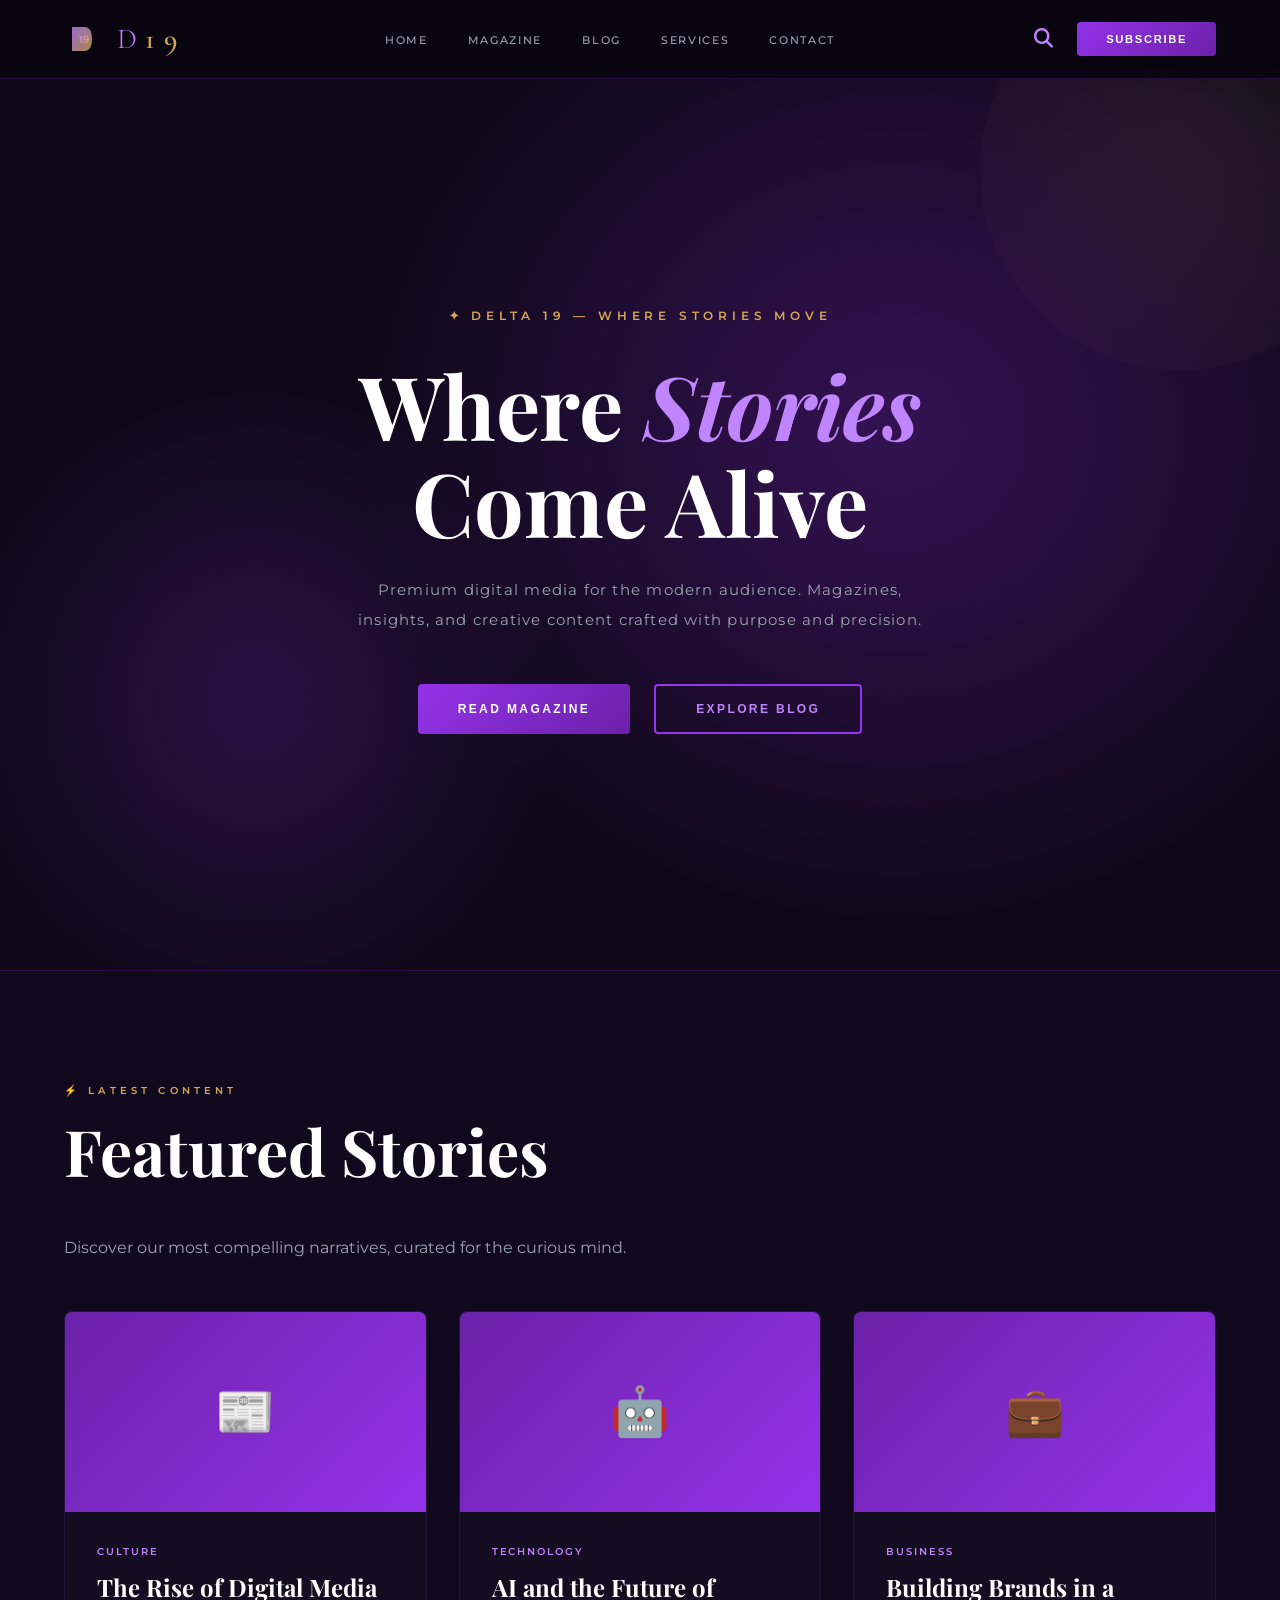
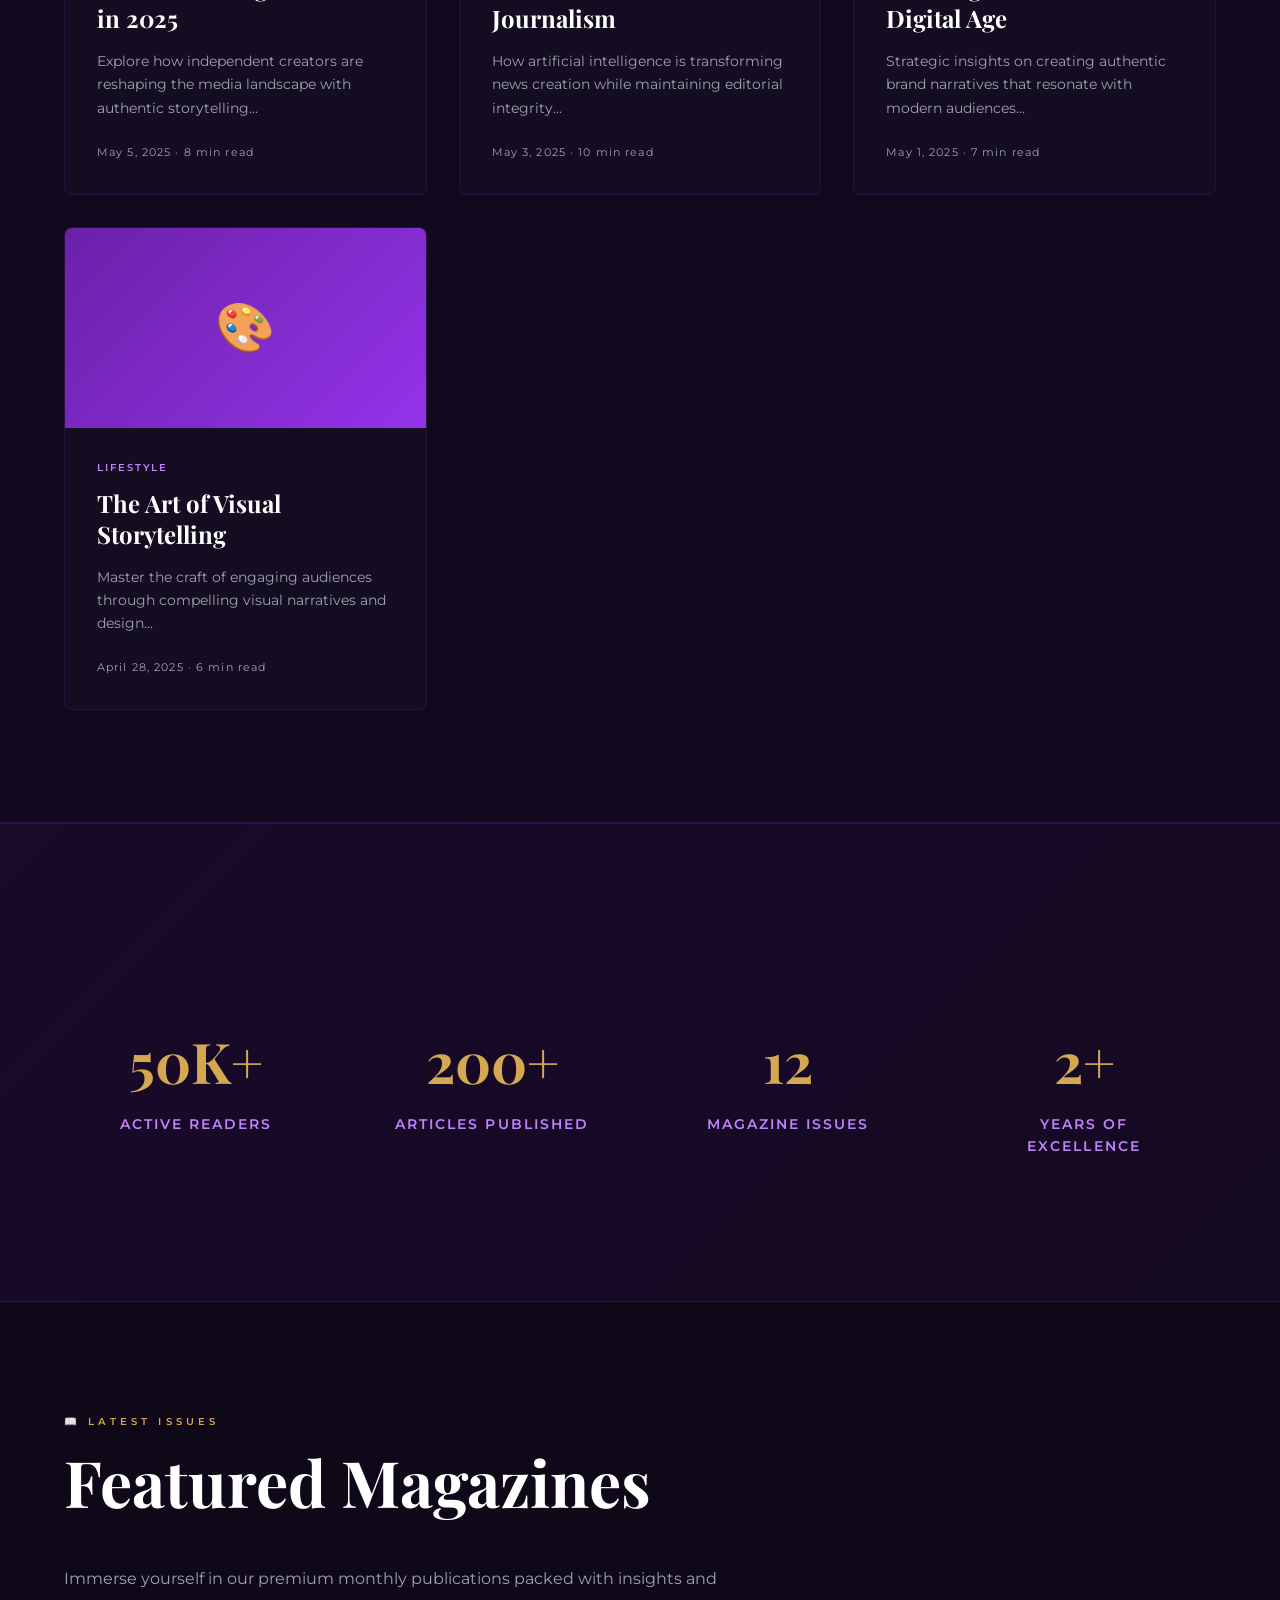
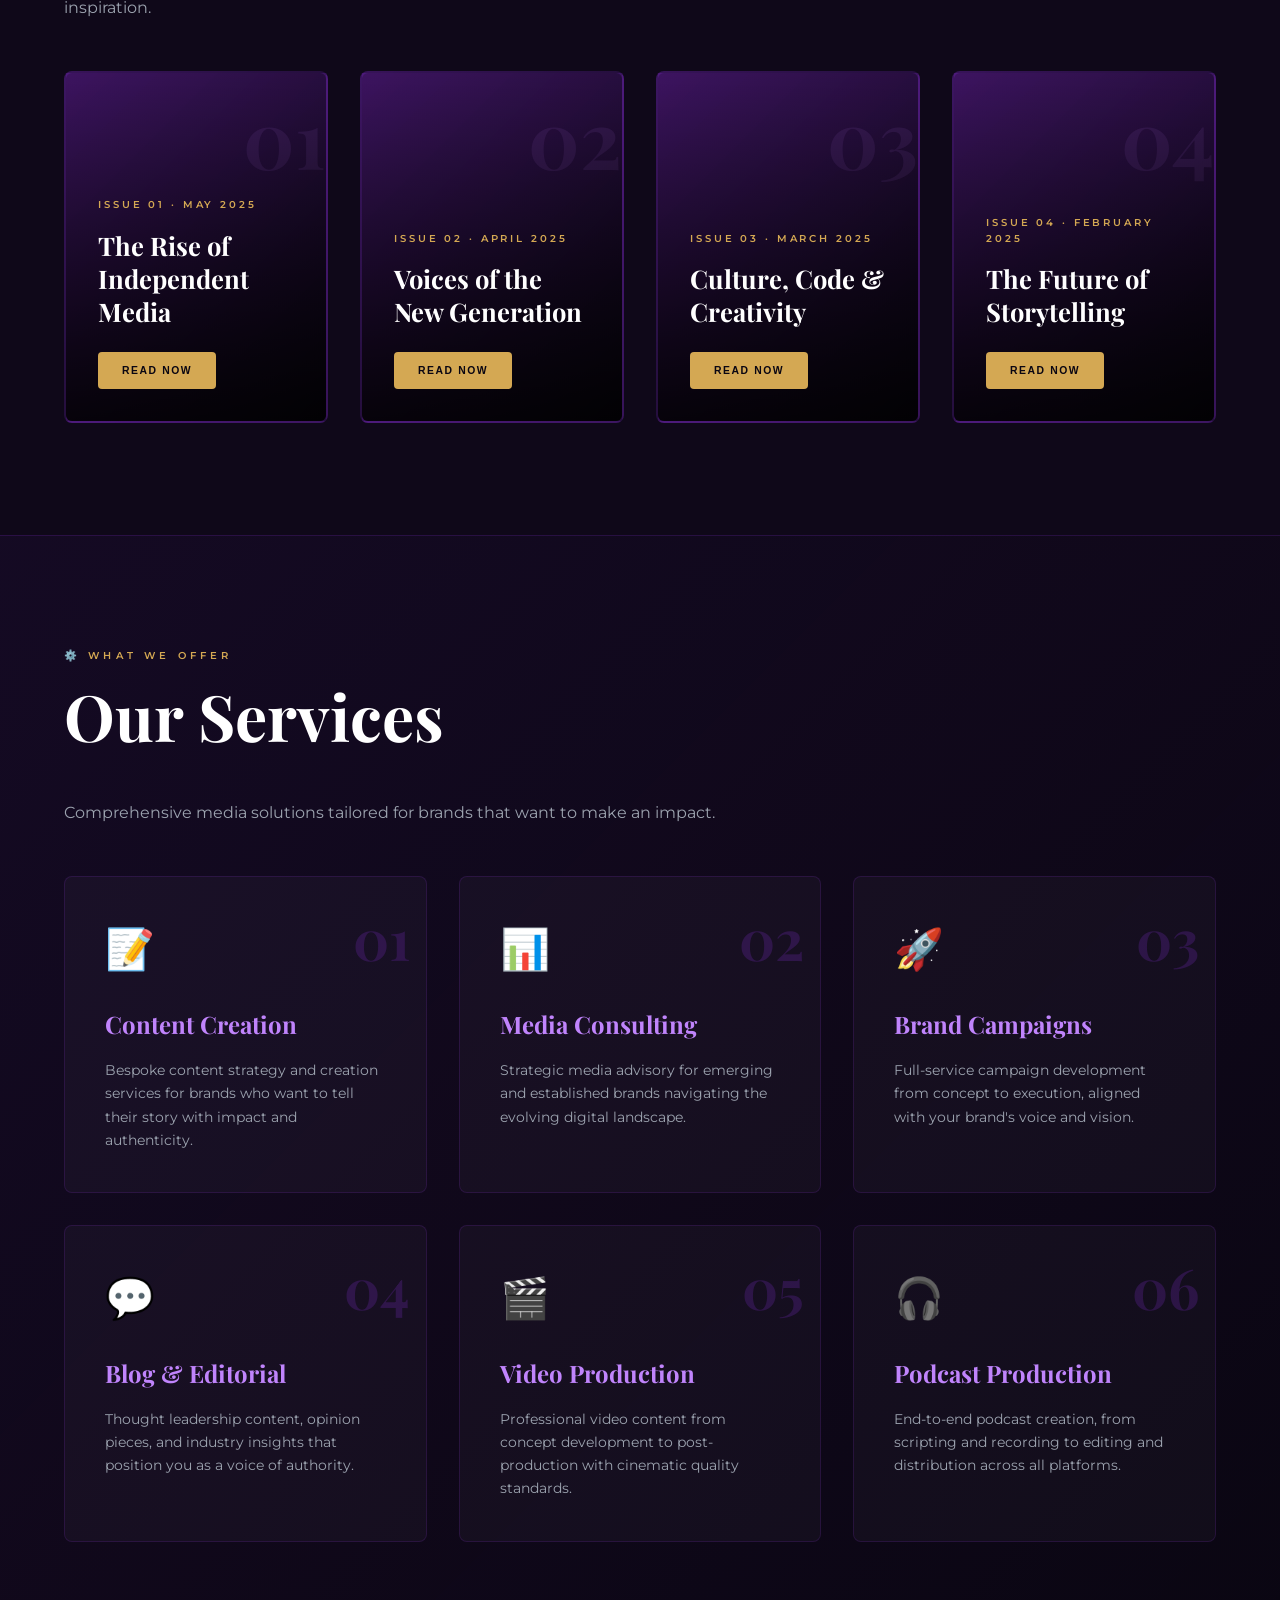
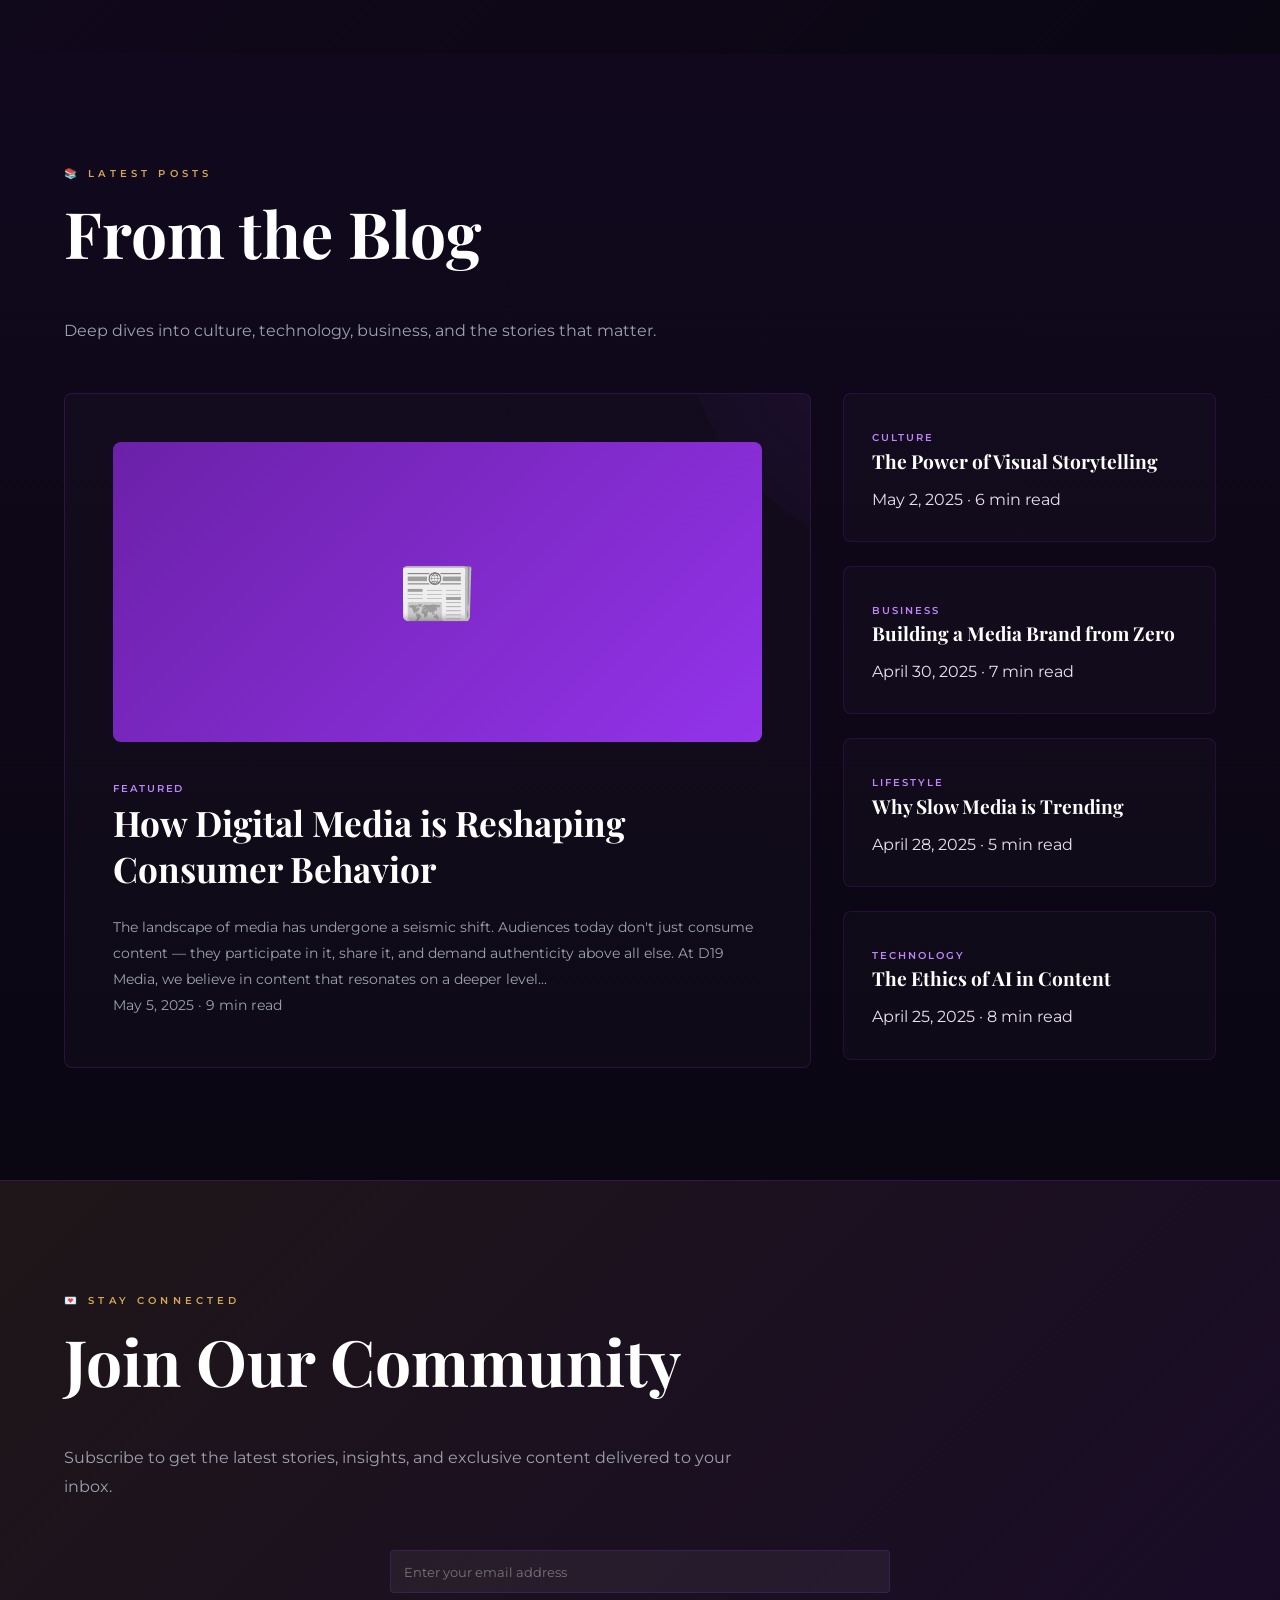
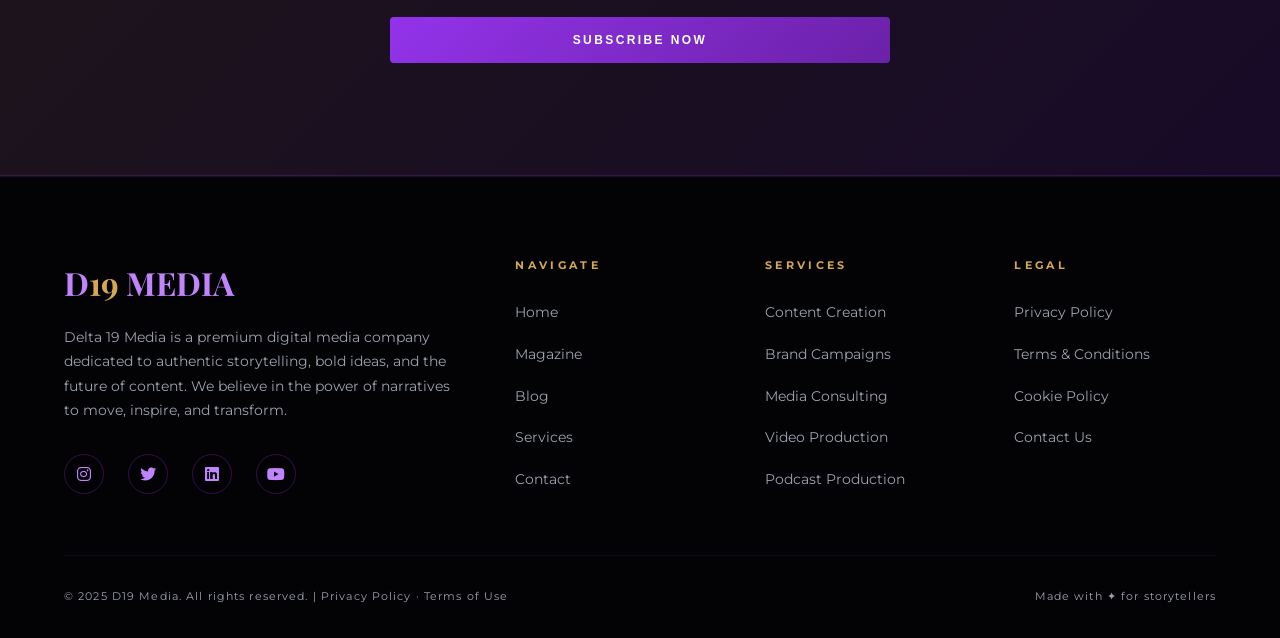
<file: index.html>
<!DOCTYPE html>
<html lang="en">
<head>
    <meta charset="UTF-8">
    <meta name="viewport" content="width=device-width, initial-scale=1.0">
    <title>D19 Media – Where Stories Move</title>
    <link href="https://fonts.googleapis.com/css2?family=Cormorant+Garamond:ital,wght@0,300;0,400;0,600;0,700;1,300;1,400&family=Montserrat:wght@300;400;500;600;700;800&family=Playfair+Display:ital,wght@0,400;0,700;1,400&display=swap" rel="stylesheet">
    <link rel="stylesheet" href="https://cdnjs.cloudflare.com/ajax/libs/font-awesome/6.4.0/css/all.min.css">
    <style>
        :root {
            --deep: #0a0612;
            --dark-bg: #0f0819;
            --purple: #6b21a8;
            --violet: #9333ea;
            --light-purple: #c084fc;
            --gold: #d4a853;
            --text: #e8e0f0;
            --muted: #9ca3af;
            --accent: #f472b6;
            --success: #10b981;
        }

        * {
            margin: 0;
            padding: 0;
            box-sizing: border-box;
        }

        html {
            scroll-behavior: smooth;
        }

        body {
            background: var(--deep);
            color: var(--text);
            font-family: 'Montserrat', sans-serif;
            overflow-x: hidden;
            line-height: 1.6;
        }

        /* HEADER & NAVIGATION */
        header {
            position: fixed;
            top: 0;
            width: 100%;
            z-index: 1000;
            background: rgba(10, 6, 18, 0.92);
            backdrop-filter: blur(25px);
            border-bottom: 1px solid rgba(147, 51, 234, 0.2);
            padding: 1rem 4rem;
            display: flex;
            justify-content: space-between;
            align-items: center;
            transition: all 0.3s ease;
        }

        header.scrolled {
            background: rgba(10, 6, 18, 0.98);
            padding: 0.8rem 4rem;
            box-shadow: 0 8px 32px rgba(147, 51, 234, 0.1);
        }

        .logo {
            display: flex;
            align-items: center;
            gap: 0.8rem;
            text-decoration: none;
            cursor: pointer;
        }

        .logo-svg {
            width: 40px;
            height: 40px;
        }

        .logo-text {
            font-family: 'Cormorant Garamond', serif;
            font-size: 1.8rem;
            font-weight: 300;
            letter-spacing: 0.3em;
            color: var(--light-purple);
        }

        .logo-text span {
            color: var(--gold);
            font-weight: 600;
        }

        nav ul {
            display: flex;
            list-style: none;
            gap: 2.5rem;
            align-items: center;
        }

        nav a {
            color: var(--muted);
            text-decoration: none;
            font-size: 0.7rem;
            letter-spacing: 0.15em;
            text-transform: uppercase;
            font-weight: 500;
            transition: all 0.3s ease;
            position: relative;
        }

        nav a::after {
            content: '';
            position: absolute;
            bottom: -5px;
            left: 0;
            width: 0;
            height: 2px;
            background: var(--gold);
            transition: width 0.3s ease;
        }

        nav a:hover {
            color: var(--light-purple);
        }

        nav a:hover::after {
            width: 100%;
        }

        .nav-right {
            display: flex;
            gap: 1.5rem;
            align-items: center;
        }

        .search-btn {
            background: transparent;
            border: none;
            color: var(--light-purple);
            cursor: pointer;
            font-size: 1.2rem;
            transition: all 0.3s ease;
        }

        .search-btn:hover {
            color: var(--gold);
        }

        .subscribe-btn {
            background: linear-gradient(135deg, var(--violet), var(--purple));
            color: #fff;
            padding: 0.7rem 1.8rem;
            border: none;
            font-size: 0.7rem;
            letter-spacing: 0.15em;
            text-transform: uppercase;
            font-weight: 600;
            cursor: pointer;
            transition: all 0.3s ease;
            border-radius: 4px;
        }

        .subscribe-btn:hover {
            background: linear-gradient(135deg, var(--light-purple), var(--violet));
            transform: translateY(-2px);
            box-shadow: 0 8px 20px rgba(147, 51, 234, 0.3);
        }

        .hamburger {
            display: none;
            flex-direction: column;
            cursor: pointer;
        }

        .hamburger span {
            width: 25px;
            height: 3px;
            background: var(--light-purple);
            margin: 4px 0;
            border-radius: 2px;
            transition: all 0.3s ease;
        }

        /* HERO SECTION */
        .hero {
            height: 100vh;
            display: flex;
            align-items: center;
            justify-content: center;
            position: relative;
            overflow: hidden;
            margin-top: 70px;
            background: var(--dark-bg);
        }

        .hero-bg {
            position: absolute;
            inset: 0;
            background: radial-gradient(ellipse 60% 80% at 70% 40%, rgba(107, 33, 168, 0.4) 0%, transparent 70%), radial-gradient(ellipse 40% 60% at 20% 70%, rgba(147, 51, 234, 0.2) 0%, transparent 60%);
            z-index: 0;
        }

        .hero::before {
            content: '';
            position: absolute;
            width: 400px;
            height: 400px;
            background: radial-gradient(circle, rgba(212, 168, 83, 0.1), transparent);
            border-radius: 50%;
            top: -100px;
            right: -100px;
            z-index: 0;
        }

        .hero-content {
            text-align: center;
            position: relative;
            z-index: 2;
            max-width: 900px;
            animation: fadeInUp 1s ease 0.3s both;
        }

        @keyframes fadeInUp {
            from {
                opacity: 0;
                transform: translateY(30px);
            }
            to {
                opacity: 1;
                transform: translateY(0);
            }
        }

        .hero-tag {
            font-size: 0.75rem;
            letter-spacing: 0.4em;
            text-transform: uppercase;
            color: var(--gold);
            margin-bottom: 2rem;
            font-weight: 600;
            animation: fadeInUp 1s ease 0.5s both;
        }

        .hero-title {
            font-family: 'Playfair Display', serif;
            font-size: 5.5rem;
            font-weight: 700;
            line-height: 1.1;
            color: #fff;
            margin-bottom: 1.5rem;
            animation: fadeInUp 1s ease 0.6s both;
        }

        .hero-title em {
            font-style: italic;
            color: var(--light-purple);
        }

        .hero-subtitle {
            font-size: 0.95rem;
            letter-spacing: 0.08em;
            color: var(--muted);
            max-width: 600px;
            margin: 0 auto 3rem;
            line-height: 2;
            animation: fadeInUp 1s ease 0.7s both;
        }

        .hero-btns {
            display: flex;
            gap: 1.5rem;
            justify-content: center;
            flex-wrap: wrap;
            animation: fadeInUp 1s ease 0.8s both;
        }

        .btn {
            padding: 1rem 2.5rem;
            font-size: 0.75rem;
            letter-spacing: 0.2em;
            text-transform: uppercase;
            border: none;
            cursor: pointer;
            transition: all 0.3s ease;
            font-weight: 600;
            border-radius: 4px;
        }

        .btn-primary {
            background: linear-gradient(135deg, var(--violet), var(--purple));
            color: #fff;
        }

        .btn-primary:hover {
            background: linear-gradient(135deg, var(--light-purple), var(--violet));
            transform: translateY(-3px);
            box-shadow: 0 12px 30px rgba(147, 51, 234, 0.4);
        }

        .btn-outline {
            background: transparent;
            color: var(--light-purple);
            border: 2px solid var(--violet);
        }

        .btn-outline:hover {
            background: var(--violet);
            color: #fff;
            box-shadow: 0 12px 30px rgba(147, 51, 234, 0.3);
        }

        /* SECTION STYLES */
        section {
            padding: 7rem 4rem;
            position: relative;
        }

        .section-tag {
            font-size: 0.65rem;
            letter-spacing: 0.4em;
            text-transform: uppercase;
            color: var(--gold);
            margin-bottom: 1rem;
            font-weight: 600;
        }

        .section-title {
            font-family: 'Playfair Display', serif;
            font-size: 4rem;
            font-weight: 700;
            line-height: 1.1;
            margin-bottom: 3rem;
            color: #fff;
        }

        .section-desc {
            font-size: 1rem;
            color: var(--muted);
            max-width: 700px;
            margin-bottom: 3rem;
            line-height: 1.8;
        }

        /* FEATURED ARTICLES */
        .featured-articles {
            background: linear-gradient(135deg, rgba(107, 33, 168, 0.08), rgba(147, 51, 234, 0.05));
            border-top: 1px solid rgba(147, 51, 234, 0.2);
            border-bottom: 1px solid rgba(147, 51, 234, 0.2);
        }

        .articles-grid {
            display: grid;
            grid-template-columns: repeat(auto-fit, minmax(300px, 1fr));
            gap: 2rem;
            margin-top: 3rem;
        }

        .article-card {
            background: rgba(255, 255, 255, 0.02);
            border: 1px solid rgba(147, 51, 234, 0.15);
            border-radius: 8px;
            overflow: hidden;
            transition: all 0.4s ease;
            cursor: pointer;
            display: flex;
            flex-direction: column;
        }

        .article-card:hover {
            border-color: var(--gold);
            background: rgba(147, 51, 234, 0.1);
            transform: translateY(-5px);
            box-shadow: 0 12px 40px rgba(147, 51, 234, 0.2);
        }

        .article-image {
            width: 100%;
            height: 200px;
            background: linear-gradient(135deg, var(--purple), var(--violet));
            display: flex;
            align-items: center;
            justify-content: center;
            font-size: 3rem;
            overflow: hidden;
        }

        .article-content {
            padding: 2rem;
            flex: 1;
            display: flex;
            flex-direction: column;
        }

        .article-tag {
            font-size: 0.6rem;
            letter-spacing: 0.2em;
            text-transform: uppercase;
            color: var(--light-purple);
            margin-bottom: 0.8rem;
            font-weight: 600;
        }

        .article-title {
            font-family: 'Playfair Display', serif;
            font-size: 1.5rem;
            font-weight: 700;
            margin-bottom: 1rem;
            line-height: 1.3;
            color: #fff;
        }

        .article-excerpt {
            font-size: 0.85rem;
            color: var(--muted);
            line-height: 1.7;
            margin-bottom: auto;
        }

        .article-meta {
            font-size: 0.7rem;
            color: var(--muted);
            margin-top: 1.5rem;
            letter-spacing: 0.1em;
        }

        /* MAGAZINE SECTION */
        .magazines {
            background: var(--dark-bg);
        }

        .magazines-grid {
            display: grid;
            grid-template-columns: repeat(auto-fit, minmax(250px, 1fr));
            gap: 2rem;
            margin-top: 3rem;
        }

        .mag-card {
            aspect-ratio: 3/4;
            background: linear-gradient(135deg, rgba(107, 33, 168, 0.5), rgba(10, 6, 18, 0.9));
            border: 2px solid rgba(147, 51, 234, 0.2);
            border-radius: 8px;
            display: flex;
            flex-direction: column;
            justify-content: flex-end;
            padding: 2rem;
            position: relative;
            overflow: hidden;
            cursor: pointer;
            transition: all 0.4s ease;
        }

        .mag-card::before {
            content: '';
            position: absolute;
            inset: 0;
            background: linear-gradient(180deg, transparent, rgba(0, 0, 0, 0.8));
            z-index: 1;
        }

        .mag-card:hover {
            border-color: var(--gold);
            transform: translateY(-10px);
            box-shadow: 0 20px 50px rgba(212, 168, 83, 0.15);
        }

        .mag-num {
            font-family: 'Playfair Display', serif;
            font-size: 5rem;
            font-weight: 700;
            color: rgba(192, 132, 252, 0.1);
            position: absolute;
            top: 0;
            right: 0;
            z-index: 0;
        }

        .mag-content {
            position: relative;
            z-index: 2;
        }

        .mag-label {
            font-size: 0.6rem;
            letter-spacing: 0.3em;
            text-transform: uppercase;
            color: var(--gold);
            margin-bottom: 1rem;
            font-weight: 600;
        }

        .mag-title {
            font-family: 'Playfair Display', serif;
            font-size: 1.6rem;
            font-weight: 700;
            color: #fff;
            line-height: 1.3;
        }

        .mag-read-btn {
            margin-top: 1.5rem;
            padding: 0.8rem 1.5rem;
            background: var(--gold);
            color: var(--deep);
            border: none;
            font-size: 0.65rem;
            letter-spacing: 0.15em;
            text-transform: uppercase;
            font-weight: 700;
            cursor: pointer;
            transition: all 0.3s ease;
            border-radius: 4px;
        }

        .mag-read-btn:hover {
            background: var(--light-purple);
            color: #fff;
        }

        /* SERVICES SECTION */
        .services {
            background: linear-gradient(135deg, rgba(147, 51, 234, 0.08), transparent);
            border-top: 1px solid rgba(147, 51, 234, 0.2);
        }

        .services-grid {
            display: grid;
            grid-template-columns: repeat(auto-fit, minmax(280px, 1fr));
            gap: 2rem;
            margin-top: 3rem;
        }

        .service-card {
            background: rgba(255, 255, 255, 0.03);
            border: 1px solid rgba(147, 51, 234, 0.15);
            border-radius: 8px;
            padding: 2.5rem;
            position: relative;
            overflow: hidden;
            transition: all 0.4s ease;
        }

        .service-card::before {
            content: '';
            position: absolute;
            top: 0;
            left: 0;
            right: 0;
            height: 4px;
            background: linear-gradient(90deg, var(--gold), var(--light-purple));
            transform: scaleX(0);
            transform-origin: left;
            transition: transform 0.4s ease;
        }

        .service-card:hover {
            background: rgba(147, 51, 234, 0.1);
            border-color: var(--gold);
            transform: translateY(-5px);
        }

        .service-card:hover::before {
            transform: scaleX(1);
        }

        .service-icon {
            font-size: 2.5rem;
            color: var(--gold);
            margin-bottom: 1.5rem;
        }

        .service-num {
            font-family: 'Playfair Display', serif;
            font-size: 3.5rem;
            font-weight: 700;
            color: rgba(147, 51, 234, 0.2);
            position: absolute;
            top: 0;
            right: 0;
            margin: 1rem;
        }

        .service-title {
            font-family: 'Playfair Display', serif;
            font-size: 1.5rem;
            font-weight: 700;
            margin-bottom: 1rem;
            color: var(--light-purple);
        }

        .service-desc {
            font-size: 0.85rem;
            line-height: 1.7;
            color: var(--muted);
        }

        /* BLOG SECTION */
        .blog {
            background: linear-gradient(180deg, rgba(147, 51, 234, 0.05), transparent);
        }

        .blog-grid {
            display: grid;
            grid-template-columns: 2fr 1fr;
            gap: 2rem;
            margin-top: 3rem;
        }

        .blog-featured {
            background: rgba(255, 255, 255, 0.02);
            border: 1px solid rgba(147, 51, 234, 0.2);
            border-radius: 8px;
            padding: 3rem;
            position: relative;
            overflow: hidden;
        }

        .blog-featured::before {
            content: '';
            position: absolute;
            top: -50%;
            right: -50%;
            width: 500px;
            height: 500px;
            background: radial-gradient(circle, rgba(147, 51, 234, 0.1), transparent);
            border-radius: 50%;
            z-index: 0;
        }

        .blog-featured-content {
            position: relative;
            z-index: 1;
        }

        .blog-featured-image {
            width: 100%;
            height: 300px;
            background: linear-gradient(135deg, var(--purple), var(--violet));
            border-radius: 8px;
            margin-bottom: 2rem;
            display: flex;
            align-items: center;
            justify-content: center;
            font-size: 4rem;
        }

        .blog-featured h3 {
            font-family: 'Playfair Display', serif;
            font-size: 2.2rem;
            font-weight: 700;
            line-height: 1.3;
            margin-bottom: 1.5rem;
            color: #fff;
        }

        .blog-featured p {
            font-size: 0.9rem;
            color: var(--muted);
            line-height: 1.8;
        }

        .blog-side {
            display: flex;
            flex-direction: column;
            gap: 1.5rem;
        }

        .blog-card {
            background: rgba(255, 255, 255, 0.02);
            border: 1px solid rgba(147, 51, 234, 0.15);
            border-radius: 8px;
            padding: 1.8rem;
            transition: all 0.3s ease;
            cursor: pointer;
        }

        .blog-card:hover {
            border-color: var(--gold);
            background: rgba(147, 51, 234, 0.1);
            transform: translateX(5px);
        }

        .blog-card h3 {
            font-family: 'Playfair Display', serif;
            font-size: 1.2rem;
            font-weight: 700;
            margin-bottom: 0.8rem;
            color: #fff;
            line-height: 1.3;
        }

        /* STATS SECTION */
        .stats {
            background: linear-gradient(135deg, rgba(107, 33, 168, 0.15), rgba(147, 51, 234, 0.08));
            border-top: 1px solid rgba(147, 51, 234, 0.2);
            border-bottom: 1px solid rgba(147, 51, 234, 0.2);
        }

        .stats-grid {
            display: grid;
            grid-template-columns: repeat(auto-fit, minmax(200px, 1fr));
            gap: 2rem;
            margin-top: 3rem;
        }

        .stat-box {
            text-align: center;
            padding: 2rem;
            position: relative;
        }

        .stat-number {
            font-family: 'Playfair Display', serif;
            font-size: 3.5rem;
            font-weight: 700;
            color: var(--gold);
            margin-bottom: 0.5rem;
        }

        .stat-label {
            font-size: 0.85rem;
            letter-spacing: 0.15em;
            text-transform: uppercase;
            color: var(--light-purple);
            font-weight: 600;
        }

        /* FOOTER */
        footer {
            background: rgba(0, 0, 0, 0.7);
            border-top: 1px solid rgba(147, 51, 234, 0.2);
            padding: 5rem 4rem 2rem;
        }

        .footer-content {
            display: grid;
            grid-template-columns: 2fr 1fr 1fr 1fr;
            gap: 3rem;
            margin-bottom: 3rem;
        }

        .footer-brand {
            font-family: 'Playfair Display', serif;
            font-size: 2rem;
            font-weight: 700;
            color: var(--light-purple);
            margin-bottom: 1rem;
        }

        .footer-brand span {
            color: var(--gold);
        }

        .footer-desc {
            font-size: 0.85rem;
            color: var(--muted);
            line-height: 1.8;
        }

        .footer-heading {
            font-size: 0.7rem;
            letter-spacing: 0.3em;
            text-transform: uppercase;
            color: var(--gold);
            margin-bottom: 1.5rem;
            font-weight: 700;
        }

        .footer-links {
            list-style: none;
        }

        .footer-links li {
            margin-bottom: 1rem;
        }

        .footer-links a {
            font-size: 0.85rem;
            color: var(--muted);
            text-decoration: none;
            transition: all 0.3s ease;
        }

        .footer-links a:hover {
            color: var(--light-purple);
            padding-left: 5px;
        }

        .footer-social {
            display: flex;
            gap: 1.5rem;
            margin-top: 2rem;
        }

        .social-icon {
            width: 40px;
            height: 40px;
            border: 1px solid rgba(147, 51, 234, 0.3);
            border-radius: 50%;
            display: flex;
            align-items: center;
            justify-content: center;
            color: var(--light-purple);
            text-decoration: none;
            transition: all 0.3s ease;
        }

        .social-icon:hover {
            border-color: var(--gold);
            background: var(--gold);
            color: var(--deep);
            transform: translateY(-3px);
        }

        .footer-divider {
            border-top: 1px solid rgba(147, 51, 234, 0.1);
            padding-top: 2rem;
            display: flex;
            justify-content: space-between;
            align-items: center;
        }

        .footer-bottom-text {
            font-size: 0.7rem;
            color: var(--muted);
            letter-spacing: 0.1em;
        }

        /* MODALS & POPUPS */
        .modal {
            display: none;
            position: fixed;
            z-index: 2000;
            left: 0;
            top: 0;
            width: 100%;
            height: 100%;
            background: rgba(0, 0, 0, 0.8);
            backdrop-filter: blur(5px);
        }

        .modal.active {
            display: flex;
            align-items: center;
            justify-content: center;
        }

        .modal-content {
            background: var(--dark-bg);
            padding: 3rem;
            border-radius: 8px;
            border: 1px solid rgba(147, 51, 234, 0.2);
            max-width: 500px;
            width: 90%;
            animation: slideUp 0.3s ease;
        }

        @keyframes slideUp {
            from {
                opacity: 0;
                transform: translateY(30px);
            }
            to {
                opacity: 1;
                transform: translateY(0);
            }
        }

        .modal-close {
            float: right;
            font-size: 1.8rem;
            cursor: pointer;
            color: var(--light-purple);
            background: none;
            border: none;
            transition: all 0.3s ease;
        }

        .modal-close:hover {
            color: var(--gold);
        }

        .form-group {
            margin-bottom: 1.5rem;
            clear: both;
        }

        .form-group label {
            display: block;
            margin-bottom: 0.5rem;
            color: var(--light-purple);
            font-size: 0.85rem;
            font-weight: 600;
            letter-spacing: 0.1em;
        }

        .form-group input,
        .form-group textarea {
            width: 100%;
            padding: 0.8rem;
            background: rgba(255, 255, 255, 0.05);
            border: 1px solid rgba(147, 51, 234, 0.2);
            color: var(--text);
            font-family: inherit;
            border-radius: 4px;
            transition: all 0.3s ease;
        }

        .form-group input:focus,
        .form-group textarea:focus {
            outline: none;
            border-color: var(--gold);
            background: rgba(255, 255, 255, 0.08);
            box-shadow: 0 0 15px rgba(147, 51, 234, 0.2);
        }

        .form-group textarea {
            resize: vertical;
            min-height: 120px;
        }

        .modal-btn {
            width: 100%;
            padding: 1rem;
            background: linear-gradient(135deg, var(--violet), var(--purple));
            color: #fff;
            border: none;
            font-weight: 700;
            letter-spacing: 0.15em;
            text-transform: uppercase;
            cursor: pointer;
            transition: all 0.3s ease;
            border-radius: 4px;
        }

        .modal-btn:hover {
            background: linear-gradient(135deg, var(--light-purple), var(--violet));
            box-shadow: 0 8px 20px rgba(147, 51, 234, 0.3);
        }

        /* RESPONSIVE */
        @media (max-width: 1024px) {
            section {
                padding: 5rem 2rem;
            }

            header {
                padding: 1rem 2rem;
            }

            nav ul {
                gap: 1.5rem;
            }

            .hero-title {
                font-size: 3.5rem;
            }

            .section-title {
                font-size: 2.5rem;
            }

            .footer-content {
                grid-template-columns: 1fr 1fr;
            }
        }

        @media (max-width: 768px) {
            .hamburger {
                display: flex;
            }

            nav ul {
                display: none;
            }

            .hero-title {
                font-size: 2.5rem;
            }

            .section-title {
                font-size: 2rem;
            }

            .articles-grid,
            .magazines-grid,
            .services-grid {
                grid-template-columns: 1fr;
            }

            .blog-grid {
                grid-template-columns: 1fr;
            }

            .footer-content {
                grid-template-columns: 1fr;
            }

            .footer-divider {
                flex-direction: column;
                gap: 1rem;
                text-align: center;
            }
        }
    </style>
</head>
<body>
    <!-- HEADER -->
    <header>
        <a href="#home" class="logo">
            <svg class="logo-svg" viewBox="0 0 100 100" xmlns="http://www.w3.org/2000/svg">
                <defs>
                    <linearGradient id="logoGrad" x1="0%" y1="0%" x2="100%" y2="100%">
                        <stop offset="0%" style="stop-color:#c084fc;stop-opacity:1" />
                        <stop offset="100%" style="stop-color:#d4a853;stop-opacity:1" />
                    </linearGradient>
                </defs>
                <!-- D -->
                <path d="M20 20 L50 20 Q70 20 70 50 Q70 80 50 80 L20 80 Z" fill="url(#logoGrad)" opacity="0.8"/>
                <!-- 19 -->
                <text x="50" y="60" font-size="24" font-weight="bold" fill="url(#logoGrad)" text-anchor="middle">19</text>
            </svg>
            <span class="logo-text">D<span>19</span></span>
        </a>

        <nav>
            <ul>
                <li><a href="#home" onclick="scrollToSection('home')">HOME</a></li>
                <li><a href="#magazine" onclick="scrollToSection('magazine')">MAGAZINE</a></li>
                <li><a href="#blog" onclick="scrollToSection('blog')">BLOG</a></li>
                <li><a href="#services" onclick="scrollToSection('services')">SERVICES</a></li>
                <li><a href="#contact" onclick="scrollToSection('contact')">CONTACT</a></li>
            </ul>
        </nav>

        <div class="nav-right">
            <button class="search-btn" onclick="openSearchModal()">
                <i class="fas fa-search"></i>
            </button>
            <button class="subscribe-btn" onclick="openSubscribeModal()">SUBSCRIBE</button>
            <button class="hamburger" onclick="toggleMobileMenu()">
                <span></span>
                <span></span>
                <span></span>
            </button>
        </div>
    </header>

    <!-- HERO SECTION -->
    <section class="hero" id="home">
        <div class="hero-bg"></div>
        <div class="hero-content">
            <p class="hero-tag">✦ Delta 19 — Where Stories Move</p>
            <h1 class="hero-title">Where <em>Stories</em><br>Come Alive</h1>
            <p class="hero-subtitle">Premium digital media for the modern audience. Magazines, insights, and creative content crafted with purpose and precision.</p>
            <div class="hero-btns">
                <button class="btn btn-primary" onclick="scrollToSection('magazine')">Read Magazine</button>
                <button class="btn btn-outline" onclick="scrollToSection('blog')">Explore Blog</button>
            </div>
        </div>
    </section>

    <!-- FEATURED ARTICLES -->
    <section class="featured-articles">
        <p class="section-tag">⚡ Latest Content</p>
        <h2 class="section-title">Featured Stories</h2>
        <p class="section-desc">Discover our most compelling narratives, curated for the curious mind.</p>
        <div class="articles-grid">
            <div class="article-card" onclick="openArticleModal('The Rise of Digital Media in 2025')">
                <div class="article-image">📰</div>
                <div class="article-content">
                    <span class="article-tag">CULTURE</span>
                    <h3 class="article-title">The Rise of Digital Media in 2025</h3>
                    <p class="article-excerpt">Explore how independent creators are reshaping the media landscape with authentic storytelling...</p>
                    <span class="article-meta">May 5, 2025 · 8 min read</span>
                </div>
            </div>

            <div class="article-card" onclick="openArticleModal('AI and the Future of Journalism')">
                <div class="article-image">🤖</div>
                <div class="article-content">
                    <span class="article-tag">TECHNOLOGY</span>
                    <h3 class="article-title">AI and the Future of Journalism</h3>
                    <p class="article-excerpt">How artificial intelligence is transforming news creation while maintaining editorial integrity...</p>
                    <span class="article-meta">May 3, 2025 · 10 min read</span>
                </div>
            </div>

            <div class="article-card" onclick="openArticleModal('Building Brands in a Digital Age')">
                <div class="article-image">💼</div>
                <div class="article-content">
                    <span class="article-tag">BUSINESS</span>
                    <h3 class="article-title">Building Brands in a Digital Age</h3>
                    <p class="article-excerpt">Strategic insights on creating authentic brand narratives that resonate with modern audiences...</p>
                    <span class="article-meta">May 1, 2025 · 7 min read</span>
                </div>
            </div>

            <div class="article-card" onclick="openArticleModal('The Art of Visual Storytelling')">
                <div class="article-image">🎨</div>
                <div class="article-content">
                    <span class="article-tag">LIFESTYLE</span>
                    <h3 class="article-title">The Art of Visual Storytelling</h3>
                    <p class="article-excerpt">Master the craft of engaging audiences through compelling visual narratives and design...</p>
                    <span class="article-meta">April 28, 2025 · 6 min read</span>
                </div>
            </div>
        </div>
    </section>

    <!-- STATS SECTION -->
    <section class="stats">
        <div class="stats-grid">
            <div class="stat-box">
                <div class="stat-number">50K+</div>
                <div class="stat-label">Active Readers</div>
            </div>
            <div class="stat-box">
                <div class="stat-number">200+</div>
                <div class="stat-label">Articles Published</div>
            </div>
            <div class="stat-box">
                <div class="stat-number">12</div>
                <div class="stat-label">Magazine Issues</div>
            </div>
            <div class="stat-box">
                <div class="stat-number">2+</div>
                <div class="stat-label">Years of Excellence</div>
            </div>
        </div>
    </section>

    <!-- MAGAZINE SECTION -->
    <section class="magazines" id="magazine">
        <p class="section-tag">📖 Latest Issues</p>
        <h2 class="section-title">Featured Magazines</h2>
        <p class="section-desc">Immerse yourself in our premium monthly publications packed with insights and inspiration.</p>
        <div class="magazines-grid">
            <div class="mag-card">
                <div class="mag-num">01</div>
                <div class="mag-content">
                    <p class="mag-label">Issue 01 · May 2025</p>
                    <h3 class="mag-title">The Rise of Independent Media</h3>
                    <button class="mag-read-btn" onclick="openMagazineModal('The Rise of Independent Media', 'Issue 01 · May 2025')">Read Now</button>
                </div>
            </div>

            <div class="mag-card">
                <div class="mag-num">02</div>
                <div class="mag-content">
                    <p class="mag-label">Issue 02 · April 2025</p>
                    <h3 class="mag-title">Voices of the New Generation</h3>
                    <button class="mag-read-btn" onclick="openMagazineModal('Voices of the New Generation', 'Issue 02 · April 2025')">Read Now</button>
                </div>
            </div>

            <div class="mag-card">
                <div class="mag-num">03</div>
                <div class="mag-content">
                    <p class="mag-label">Issue 03 · March 2025</p>
                    <h3 class="mag-title">Culture, Code & Creativity</h3>
                    <button class="mag-read-btn" onclick="openMagazineModal('Culture, Code & Creativity', 'Issue 03 · March 2025')">Read Now</button>
                </div>
            </div>

            <div class="mag-card">
                <div class="mag-num">04</div>
                <div class="mag-content">
                    <p class="mag-label">Issue 04 · February 2025</p>
                    <h3 class="mag-title">The Future of Storytelling</h3>
                    <button class="mag-read-btn" onclick="openMagazineModal('The Future of Storytelling', 'Issue 04 · February 2025')">Read Now</button>
                </div>
            </div>
        </div>
    </section>

    <!-- SERVICES SECTION -->
    <section class="services" id="services">
        <p class="section-tag">⚙️ What We Offer</p>
        <h2 class="section-title">Our Services</h2>
        <p class="section-desc">Comprehensive media solutions tailored for brands that want to make an impact.</p>
        <div class="services-grid">
            <div class="service-card">
                <span class="service-num">01</span>
                <div class="service-icon">📝</div>
                <h3 class="service-title">Content Creation</h3>
                <p class="service-desc">Bespoke content strategy and creation services for brands who want to tell their story with impact and authenticity.</p>
            </div>

            <div class="service-card">
                <span class="service-num">02</span>
                <div class="service-icon">📊</div>
                <h3 class="service-title">Media Consulting</h3>
                <p class="service-desc">Strategic media advisory for emerging and established brands navigating the evolving digital landscape.</p>
            </div>

            <div class="service-card">
                <span class="service-num">03</span>
                <div class="service-icon">🚀</div>
                <h3 class="service-title">Brand Campaigns</h3>
                <p class="service-desc">Full-service campaign development from concept to execution, aligned with your brand's voice and vision.</p>
            </div>

            <div class="service-card">
                <span class="service-num">04</span>
                <div class="service-icon">💬</div>
                <h3 class="service-title">Blog & Editorial</h3>
                <p class="service-desc">Thought leadership content, opinion pieces, and industry insights that position you as a voice of authority.</p>
            </div>

            <div class="service-card">
                <span class="service-num">05</span>
                <div class="service-icon">🎬</div>
                <h3 class="service-title">Video Production</h3>
                <p class="service-desc">Professional video content from concept development to post-production with cinematic quality standards.</p>
            </div>

            <div class="service-card">
                <span class="service-num">06</span>
                <div class="service-icon">🎧</div>
                <h3 class="service-title">Podcast Production</h3>
                <p class="service-desc">End-to-end podcast creation, from scripting and recording to editing and distribution across all platforms.</p>
            </div>
        </div>
    </section>

    <!-- BLOG SECTION -->
    <section class="blog" id="blog">
        <p class="section-tag">📚 Latest Posts</p>
        <h2 class="section-title">From the Blog</h2>
        <p class="section-desc">Deep dives into culture, technology, business, and the stories that matter.</p>
        <div class="blog-grid">
            <div class="blog-featured">
                <div class="blog-featured-content">
                    <div class="blog-featured-image">📰</div>
                    <span class="article-tag">FEATURED</span>
                    <h3>How Digital Media is Reshaping Consumer Behavior</h3>
                    <p>The landscape of media has undergone a seismic shift. Audiences today don't just consume content — they participate in it, share it, and demand authenticity above all else. At D19 Media, we believe in content that resonates on a deeper level...</p>
                    <p class="blog-meta">May 5, 2025 · 9 min read</p>
                </div>
            </div>

            <div class="blog-side">
                <div class="blog-card" onclick="openArticleModal('The Power of Visual Storytelling')">
                    <span class="article-tag">CULTURE</span>
                    <h3>The Power of Visual Storytelling</h3>
                    <p class="blog-meta">May 2, 2025 · 6 min read</p>
                </div>

                <div class="blog-card" onclick="openArticleModal('Building a Media Brand from Zero')">
                    <span class="article-tag">BUSINESS</span>
                    <h3>Building a Media Brand from Zero</h3>
                    <p class="blog-meta">April 30, 2025 · 7 min read</p>
                </div>

                <div class="blog-card" onclick="openArticleModal('Why Slow Media is Trending')">
                    <span class="article-tag">LIFESTYLE</span>
                    <h3>Why Slow Media is Trending</h3>
                    <p class="blog-meta">April 28, 2025 · 5 min read</p>
                </div>

                <div class="blog-card" onclick="openArticleModal('The Ethics of AI in Content')">
                    <span class="article-tag">TECHNOLOGY</span>
                    <h3>The Ethics of AI in Content</h3>
                    <p class="blog-meta">April 25, 2025 · 8 min read</p>
                </div>
            </div>
        </div>
    </section>

    <!-- CONTACT/NEWSLETTER SECTION -->
    <section id="contact" style="background: linear-gradient(135deg, rgba(212,168,83,0.1), rgba(147,51,234,0.1)); border-top: 1px solid rgba(147,51,234,0.2); border-bottom: 1px solid rgba(147,51,234,0.2);">
        <p class="section-tag">💌 Stay Connected</p>
        <h2 class="section-title">Join Our Community</h2>
        <p class="section-desc">Subscribe to get the latest stories, insights, and exclusive content delivered to your inbox.</p>
        <div style="max-width: 500px; margin: 0 auto;">
            <form onsubmit="handleNewsletterSubmit(event)">
                <div class="form-group">
                    <input type="email" placeholder="Enter your email address" required>
                </div>
                <button type="submit" class="btn btn-primary" style="width: 100%;">Subscribe Now</button>
            </form>
        </div>
    </section>

    <!-- FOOTER -->
    <footer>
        <div class="footer-content">
            <div>
                <p class="footer-brand">D<span>19</span> MEDIA</p>
                <p class="footer-desc">Delta 19 Media is a premium digital media company dedicated to authentic storytelling, bold ideas, and the future of content. We believe in the power of narratives to move, inspire, and transform.</p>
                <div class="footer-social">
                    <a href="#" class="social-icon"><i class="fab fa-instagram"></i></a>
                    <a href="#" class="social-icon"><i class="fab fa-twitter"></i></a>
                    <a href="#" class="social-icon"><i class="fab fa-linkedin"></i></a>
                    <a href="#" class="social-icon"><i class="fab fa-youtube"></i></a>
                </div>
            </div>

            <div>
                <p class="footer-heading">Navigate</p>
                <ul class="footer-links">
                    <li><a href="#home">Home</a></li>
                    <li><a href="#magazine">Magazine</a></li>
                    <li><a href="#blog">Blog</a></li>
                    <li><a href="#services">Services</a></li>
                    <li><a href="#contact">Contact</a></li>
                </ul>
            </div>

            <div>
                <p class="footer-heading">Services</p>
                <ul class="footer-links">
                    <li><a href="#">Content Creation</a></li>
                    <li><a href="#">Brand Campaigns</a></li>
                    <li><a href="#">Media Consulting</a></li>
                    <li><a href="#">Video Production</a></li>
                    <li><a href="#">Podcast Production</a></li>
                </ul>
            </div>

            <div>
                <p class="footer-heading">Legal</p>
                <ul class="footer-links">
                    <li><a href="#">Privacy Policy</a></li>
                    <li><a href="#">Terms & Conditions</a></li>
                    <li><a href="#">Cookie Policy</a></li>
                    <li><a href="#">Contact Us</a></li>
                </ul>
            </div>
        </div>

        <div class="footer-divider">
            <p class="footer-bottom-text">© 2025 D19 Media. All rights reserved. | Privacy Policy · Terms of Use</p>
            <p class="footer-bottom-text">Made with ✦ for storytellers</p>
        </div>
    </footer>

    <!-- MODALS -->
    <!-- Subscribe Modal -->
    <div id="subscribeModal" class="modal">
        <div class="modal-content">
            <button class="modal-close" onclick="closeModal('subscribeModal')">×</button>
            <h3 style="font-family: 'Playfair Display', serif; font-size: 2rem; margin-bottom: 1.5rem; color: #fff;">Join D19 Media</h3>
            <form onsubmit="handleSubscribe(event)">
                <div class="form-group">
                    <label>Full Name</label>
                    <input type="text" placeholder="Your name" required>
                </div>
                <div class="form-group">
                    <label>Email Address</label>
                    <input type="email" placeholder="you@example.com" required>
                </div>
                <div class="form-group">
                    <label>Interests</label>
                    <input type="text" placeholder="e.g., Technology, Culture, Business">
                </div>
                <button type="submit" class="modal-btn">Subscribe Now</button>
            </form>
        </div>
    </div>

    <!-- Search Modal -->
    <div id="searchModal" class="modal">
        <div class="modal-content" style="max-width: 600px;">
            <button class="modal-close" onclick="closeModal('searchModal')">×</button>
            <h3 style="font-family: 'Playfair Display', serif; font-size: 2rem; margin-bottom: 1.5rem; color: #fff;">Search D19 Media</h3>
            <div class="form-group">
                <input type="text" placeholder="Search articles, magazines, topics..." id="searchInput" oninput="performSearch()">
            </div>
            <div id="searchResults" style="margin-top: 2rem;">
                <p style="color: var(--muted); text-align: center;">Type to search...</p>
            </div>
        </div>
    </div>

    <!-- Article Modal -->
    <div id="articleModal" class="modal">
        <div class="modal-content" style="max-width: 700px;">
            <button class="modal-close" onclick="closeModal('articleModal')">×</button>
            <div id="articleContent" style="position: relative; z-index: 1;">
                <!-- Content will be inserted here -->
            </div>
        </div>
    </div>

    <!-- Magazine Modal -->
    <div id="magazineModal" class="modal">
        <div class="modal-content" style="max-width: 700px;">
            <button class="modal-close" onclick="closeModal('magazineModal')">×</button>
            <div id="magazineContent" style="position: relative; z-index: 1;">
                <!-- Content will be inserted here -->
            </div>
        </div>
    </div>

    <script>
        // Smooth scrolling for navigation
        function scrollToSection(id) {
            const element = document.getElementById(id);
            if (element) {
                element.scrollIntoView({ behavior: 'smooth' });
            }
        }

        // Header scroll effect
        window.addEventListener('scroll', function() {
            const header = document.querySelector('header');
            if (window.scrollY > 50) {
                header.classList.add('scrolled');
            } else {
                header.classList.remove('scrolled');
            }
        });

        // Modal functions
        function openModal(modalId) {
            document.getElementById(modalId).classList.add('active');
        }

        function closeModal(modalId) {
            document.getElementById(modalId).classList.remove('active');
        }

        function openSubscribeModal() {
            openModal('subscribeModal');
        }

        function openSearchModal() {
            openModal('searchModal');
            document.getElementById('searchInput').focus();
        }

        function openArticleModal(title) {
            const articleContent = document.getElementById('articleContent');
            articleContent.innerHTML = `
                <div class="blog-featured-image">📰</div>
                <h3 style="font-family: 'Playfair Display', serif; font-size: 2rem; margin-bottom: 1rem; color: #fff;">${title}</h3>
                <p style="color: var(--muted); margin-bottom: 2rem; font-size: 0.9rem;">May 2025 · 7 min read</p>
                <p style="color: var(--text); line-height: 1.8; margin-bottom: 1.5rem;">
                    Lorem ipsum dolor sit amet, consectetur adipiscing elit. Sed do eiusmod tempor incididunt ut labore et dolore magna aliqua. Ut enim ad minim veniam, quis nostrud exercitation ullamco laboris nisi ut aliquip ex ea commodo consequat.
                </p>
                <p style="color: var(--text); line-height: 1.8;">
                    Duis aute irure dolor in reprehenderit in voluptate velit esse cillum dolore eu fugiat nulla pariatur. Excepteur sint occaecat cupidatat non proident, sunt in culpa qui officia deserunt mollit anim id est laborum.
                </p>
            `;
            openModal('articleModal');
        }

        function openMagazineModal(title, issue) {
            const magazineContent = document.getElementById('magazineContent');
            magazineContent.innerHTML = `
                <div class="blog-featured-image" style="font-size: 5rem;">📖</div>
                <h3 style="font-family: 'Playfair Display', serif; font-size: 2rem; margin-bottom: 0.5rem; color: var(--gold);">${issue}</h3>
                <h2 style="font-family: 'Playfair Display', serif; font-size: 2.5rem; margin-bottom: 2rem; color: #fff;">${title}</h2>
                <p style="color: var(--text); line-height: 1.8; margin-bottom: 2rem;">
                    This premium magazine issue features exclusive insights, in-depth articles, and curated stories from industry leaders and emerging voices. Dive into compelling narratives that explore the intersection of culture, technology, and innovation.
                </p>
                <button class="btn btn-primary" style="width: 100%;">Download PDF</button>
            `;
            openModal('magazineModal');
        }

        function performSearch() {
            const query = document.getElementById('searchInput').value.toLowerCase();
            const resultsDiv = document.getElementById('searchResults');
            
            const articles = [
                'The Rise of Digital Media in 2025',
                'AI and the Future of Journalism',
                'Building Brands in a Digital Age',
                'The Art of Visual Storytelling'
            ];

            if (query.length === 0) {
                resultsDiv.innerHTML = '<p style="color: var(--muted); text-align: center;">Type to search...</p>';
                return;
            }

            const filtered = articles.filter(a => a.toLowerCase().includes(query));
            
            if (filtered.length === 0) {
                resultsDiv.innerHTML = '<p style="color: var(--muted); text-align: center;">No results found.</p>';
            } else {
                resultsDiv.innerHTML = filtered.map(article => `
                    <div class="blog-card" onclick="openArticleModal('${article}'); closeModal('searchModal')" style="cursor: pointer;">
                        <h3>${article}</h3>
                    </div>
                `).join('');
            }
        }

        function handleSubscribe(event) {
            event.preventDefault();
            alert('Thank you for subscribing to D19 Media! Check your email for confirmation.');
            closeModal('subscribeModal');
            event.target.reset();
        }

        function handleNewsletterSubmit(event) {
            event.preventDefault();
            alert('Thanks for subscribing! Welcome to the D19 Media community.');
            event.target.reset();
        }

        function toggleMobileMenu() {
            const nav = document.querySelector('nav ul');
            nav.style.display = nav.style.display === 'flex' ? 'none' : 'flex';
        }

        // Close modals when clicking outside
        window.addEventListener('click', function(event) {
            if (event.target.classList.contains('modal')) {
                event.target.classList.remove('active');
            }
        });
    </script>
</body>
</html>
</file>
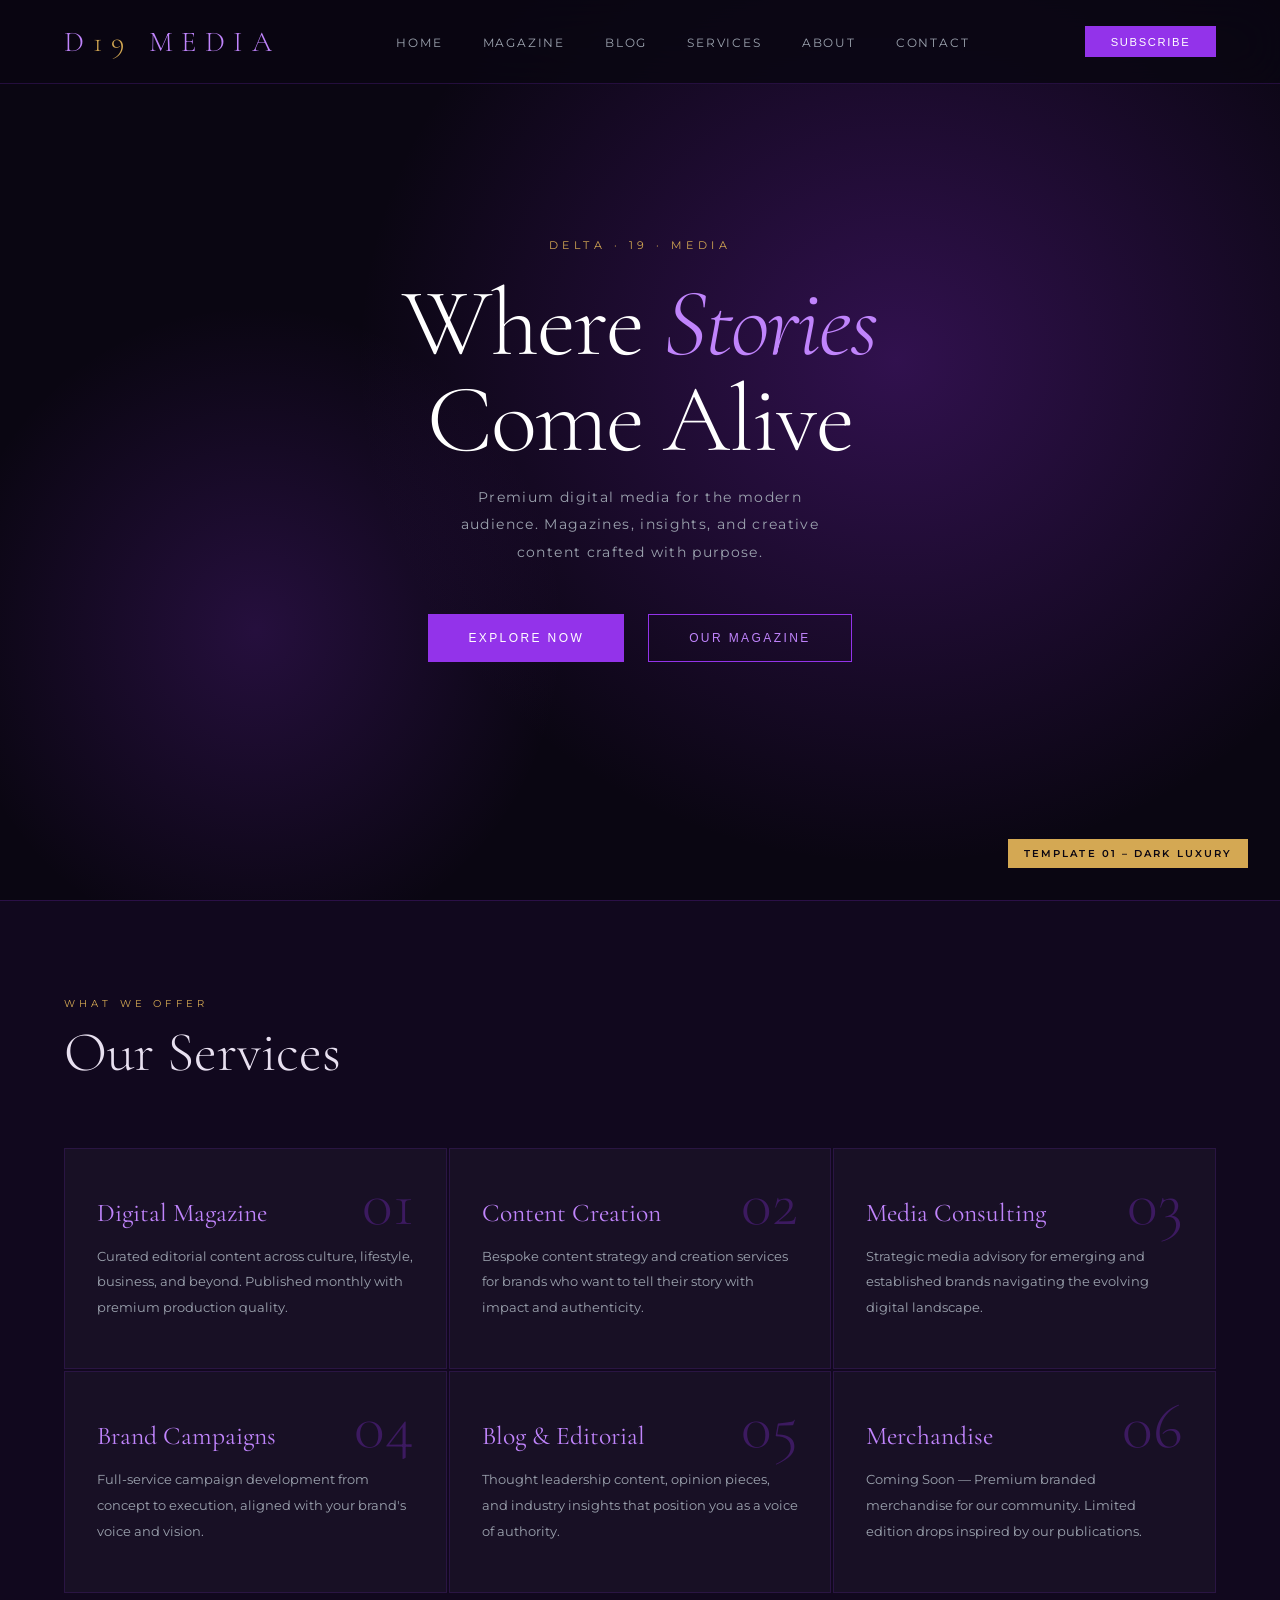
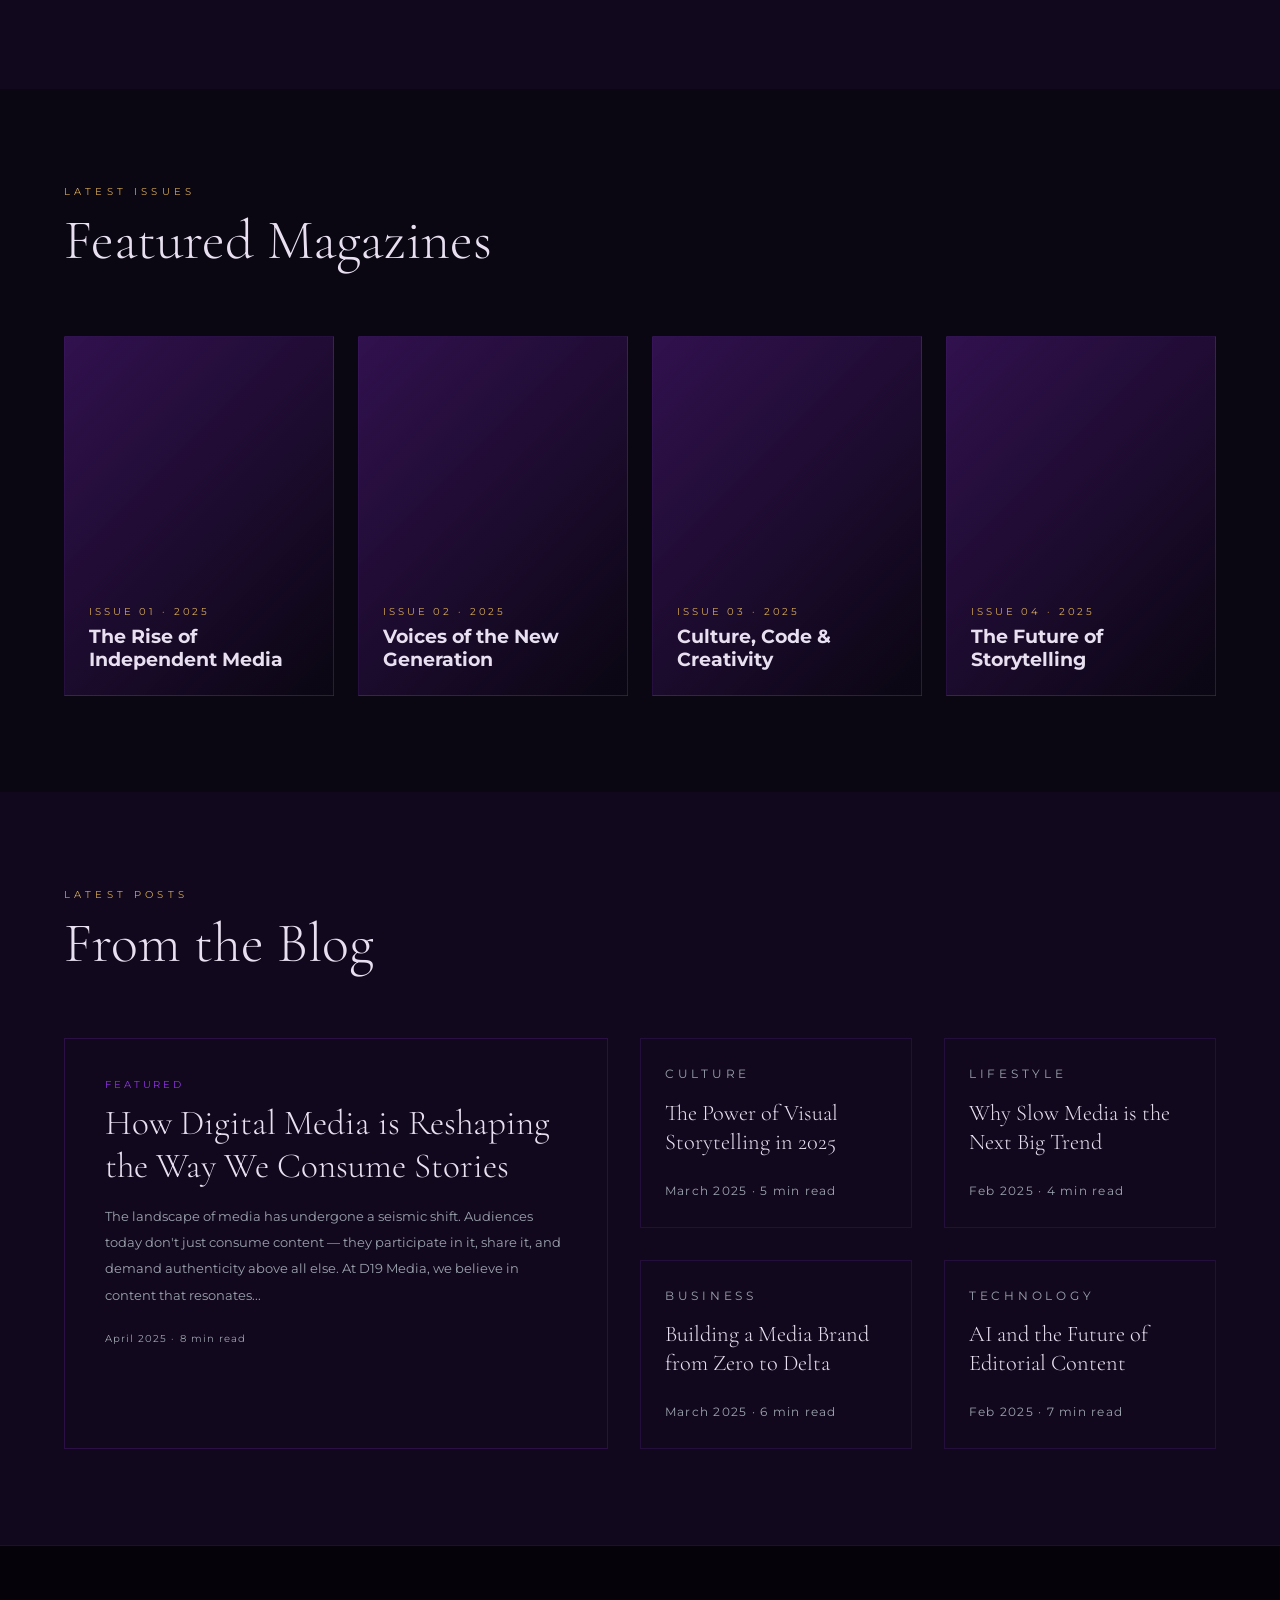
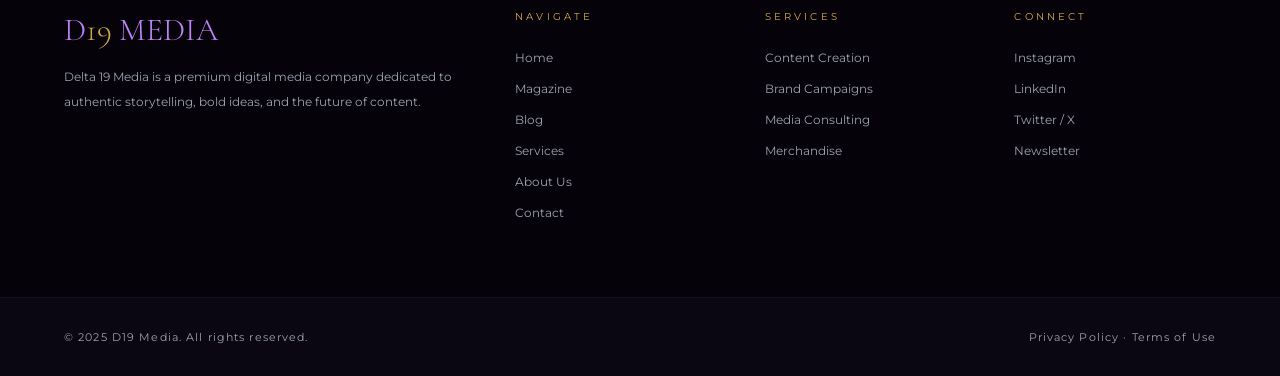
<file: index.html.html>
<!DOCTYPE html>
<html lang="en">
<head>
<meta charset="UTF-8">
<meta name="viewport" content="width=device-width, initial-scale=1.0">
<title>D19 Media – Dark Luxury</title>
<link href="https://fonts.googleapis.com/css2?family=Cormorant+Garamond:ital,wght@0,300;0,400;0,600;1,300;1,400&family=Montserrat:wght@300;400;500;600&display=swap" rel="stylesheet">
<style>
  :root {
    --deep: #0a0612;
    --purple: #6b21a8;
    --violet: #9333ea;
    --light-purple: #c084fc;
    --gold: #d4a853;
    --text: #e8e0f0;
    --muted: #9ca3af;
  }
  * { margin: 0; padding: 0; box-sizing: border-box; }
  body { background: var(--deep); color: var(--text); font-family: 'Montserrat', sans-serif; overflow-x: hidden; }
  
  /* NAV */
  nav { position: fixed; top: 0; width: 100%; z-index: 100; padding: 1.5rem 4rem; display: flex; justify-content: space-between; align-items: center; background: rgba(10,6,18,0.85); backdrop-filter: blur(20px); border-bottom: 1px solid rgba(147,51,234,0.2); }
  .logo { font-family: 'Cormorant Garamond', serif; font-size: 1.8rem; font-weight: 300; letter-spacing: 0.3em; color: var(--light-purple); }
  .logo span { color: var(--gold); }
  nav ul { list-style: none; display: flex; gap: 2.5rem; }
  nav ul a { color: var(--muted); text-decoration: none; font-size: 0.75rem; letter-spacing: 0.15em; text-transform: uppercase; transition: color 0.3s; }
  nav ul a:hover { color: var(--light-purple); }
  .nav-cta { background: var(--violet); color: #fff; padding: 0.6rem 1.6rem; font-size: 0.7rem; letter-spacing: 0.15em; text-transform: uppercase; border: none; cursor: pointer; transition: all 0.3s; }
  .nav-cta:hover { background: var(--gold); }

  /* HERO */
  .hero { height: 100vh; display: flex; align-items: center; justify-content: center; position: relative; overflow: hidden; }
  .hero-bg { position: absolute; inset: 0; background: radial-gradient(ellipse 60% 80% at 70% 40%, rgba(107,33,168,0.4) 0%, transparent 70%), radial-gradient(ellipse 40% 60% at 20% 70%, rgba(147,51,234,0.2) 0%, transparent 60%); }
  .hero-content { text-align: center; position: relative; z-index: 2; }
  .hero-tag { font-size: 0.7rem; letter-spacing: 0.4em; text-transform: uppercase; color: var(--gold); margin-bottom: 1.5rem; }
  .hero-title { font-family: 'Cormorant Garamond', serif; font-size: 6rem; font-weight: 300; line-height: 1; letter-spacing: -0.02em; color: #fff; margin-bottom: 1rem; }
  .hero-title em { font-style: italic; color: var(--light-purple); }
  .hero-sub { font-size: 0.85rem; letter-spacing: 0.1em; color: var(--muted); max-width: 400px; margin: 0 auto 3rem; line-height: 2; }
  .hero-btns { display: flex; gap: 1.5rem; justify-content: center; }
  .btn-primary { background: var(--violet); color: #fff; padding: 1rem 2.5rem; font-size: 0.75rem; letter-spacing: 0.2em; text-transform: uppercase; border: none; cursor: pointer; transition: all 0.3s; }
  .btn-outline { background: transparent; color: var(--light-purple); padding: 1rem 2.5rem; font-size: 0.75rem; letter-spacing: 0.2em; text-transform: uppercase; border: 1px solid var(--violet); cursor: pointer; transition: all 0.3s; }
  .btn-outline:hover { background: var(--violet); color: #fff; }

  /* SECTION TEMPLATE */
  section { padding: 6rem 4rem; }
  .section-tag { font-size: 0.65rem; letter-spacing: 0.4em; text-transform: uppercase; color: var(--gold); margin-bottom: 0.75rem; }
  .section-title { font-family: 'Cormorant Garamond', serif; font-size: 3.5rem; font-weight: 300; line-height: 1.1; }

  /* SERVICES */
  .services { background: rgba(107,33,168,0.08); border-top: 1px solid rgba(147,51,234,0.2); }
  .services-grid { display: grid; grid-template-columns: repeat(3, 1fr); gap: 2px; margin-top: 4rem; }
  .service-card { background: rgba(255,255,255,0.03); padding: 3rem 2rem; border: 1px solid rgba(147,51,234,0.15); position: relative; overflow: hidden; transition: all 0.4s; }
  .service-card:hover { background: rgba(147,51,234,0.1); border-color: var(--violet); }
  .service-num { font-family: 'Cormorant Garamond', serif; font-size: 4rem; font-weight: 300; color: rgba(147,51,234,0.3); position: absolute; top: 1rem; right: 2rem; }
  .service-card h3 { font-family: 'Cormorant Garamond', serif; font-size: 1.6rem; font-weight: 400; margin-bottom: 1rem; color: var(--light-purple); }
  .service-card p { font-size: 0.8rem; line-height: 2; color: var(--muted); }

  /* MAGAZINES */
  .magazines-grid { display: grid; grid-template-columns: repeat(4, 1fr); gap: 1.5rem; margin-top: 4rem; }
  .mag-card { aspect-ratio: 3/4; background: linear-gradient(135deg, rgba(107,33,168,0.4), rgba(10,6,18,0.9)); border: 1px solid rgba(147,51,234,0.2); display: flex; flex-direction: column; justify-content: flex-end; padding: 1.5rem; position: relative; overflow: hidden; cursor: pointer; transition: all 0.4s; }
  .mag-card:hover { border-color: var(--gold); transform: translateY(-5px); }
  .mag-label { font-size: 0.6rem; letter-spacing: 0.3em; text-transform: uppercase; color: var(--gold); margin-bottom: 0.5rem; }
  .mag-title { font-family: 'Cormorant Garamond', serif; font-size: 1.3rem; font-weight: 300; }

  /* BLOG */
  .blog { background: rgba(147,51,234,0.05); }
  .blog-grid { display: grid; grid-template-columns: 2fr 1fr 1fr; gap: 2rem; margin-top: 4rem; }
  .blog-main { border: 1px solid rgba(147,51,234,0.2); padding: 2.5rem; }
  .blog-card { border: 1px solid rgba(147,51,234,0.15); padding: 1.5rem; transition: all 0.3s; cursor: pointer; }
  .blog-card:hover { border-color: var(--violet); }
  .blog-tag { font-size: 0.6rem; letter-spacing: 0.3em; text-transform: uppercase; color: var(--violet); margin-bottom: 0.75rem; }
  .blog-card h3 { font-family: 'Cormorant Garamond', serif; font-size: 1.4rem; font-weight: 300; line-height: 1.3; margin-bottom: 0.75rem; }
  .blog-card p { font-size: 0.78rem; color: var(--muted); line-height: 1.8; }
  .blog-meta { font-size: 0.65rem; letter-spacing: 0.1em; color: var(--muted); margin-top: 1.5rem; }

  /* FOOTER */
  footer { background: rgba(0,0,0,0.5); border-top: 1px solid rgba(147,51,234,0.2); padding: 4rem; display: grid; grid-template-columns: 2fr 1fr 1fr 1fr; gap: 3rem; }
  .footer-brand { font-family: 'Cormorant Garamond', serif; font-size: 2rem; font-weight: 300; color: var(--light-purple); margin-bottom: 1rem; }
  .footer-brand span { color: var(--gold); }
  .footer-desc { font-size: 0.78rem; color: var(--muted); line-height: 2; }
  .footer-heading { font-size: 0.65rem; letter-spacing: 0.3em; text-transform: uppercase; color: var(--gold); margin-bottom: 1.5rem; }
  .footer-links { list-style: none; }
  .footer-links li { margin-bottom: 0.75rem; }
  .footer-links a { font-size: 0.78rem; color: var(--muted); text-decoration: none; transition: color 0.3s; }
  .footer-links a:hover { color: var(--light-purple); }
  .footer-bottom { padding: 2rem 4rem; border-top: 1px solid rgba(147,51,234,0.1); display: flex; justify-content: space-between; align-items: center; }
  .footer-bottom p { font-size: 0.7rem; color: var(--muted); letter-spacing: 0.1em; }

  /* BADGE */
  .template-badge { position: fixed; bottom: 2rem; right: 2rem; background: var(--gold); color: var(--deep); padding: 0.5rem 1rem; font-size: 0.65rem; letter-spacing: 0.2em; text-transform: uppercase; font-weight: 600; z-index: 999; }
</style>
</head>
<body>

<div class="template-badge">Template 01 – Dark Luxury</div>

<!-- NAVBAR -->
<nav>
  <div class="logo">D<span>19</span> MEDIA</div>
  <ul>
    <li><a href="#">Home</a></li>
    <li><a href="#">Magazine</a></li>
    <li><a href="#">Blog</a></li>
    <li><a href="#">Services</a></li>
    <li><a href="#">About</a></li>
    <li><a href="#">Contact</a></li>
  </ul>
  <button class="nav-cta">Subscribe</button>
</nav>

<!-- HERO -->
<section class="hero">
  <div class="hero-bg"></div>
  <div class="hero-content">
    <p class="hero-tag">Delta · 19 · Media</p>
    <h1 class="hero-title">Where <em>Stories</em><br>Come Alive</h1>
    <p class="hero-sub">Premium digital media for the modern audience. Magazines, insights, and creative content crafted with purpose.</p>
    <div class="hero-btns">
      <button class="btn-primary">Explore Now</button>
      <button class="btn-outline">Our Magazine</button>
    </div>
  </div>
</section>

<!-- SERVICES -->
<section class="services">
  <p class="section-tag">What We Offer</p>
  <h2 class="section-title">Our Services</h2>
  <div class="services-grid">
    <div class="service-card">
      <span class="service-num">01</span>
      <h3>Digital Magazine</h3>
      <p>Curated editorial content across culture, lifestyle, business, and beyond. Published monthly with premium production quality.</p>
    </div>
    <div class="service-card">
      <span class="service-num">02</span>
      <h3>Content Creation</h3>
      <p>Bespoke content strategy and creation services for brands who want to tell their story with impact and authenticity.</p>
    </div>
    <div class="service-card">
      <span class="service-num">03</span>
      <h3>Media Consulting</h3>
      <p>Strategic media advisory for emerging and established brands navigating the evolving digital landscape.</p>
    </div>
    <div class="service-card">
      <span class="service-num">04</span>
      <h3>Brand Campaigns</h3>
      <p>Full-service campaign development from concept to execution, aligned with your brand's voice and vision.</p>
    </div>
    <div class="service-card">
      <span class="service-num">05</span>
      <h3>Blog & Editorial</h3>
      <p>Thought leadership content, opinion pieces, and industry insights that position you as a voice of authority.</p>
    </div>
    <div class="service-card">
      <span class="service-num">06</span>
      <h3>Merchandise</h3>
      <p>Coming Soon — Premium branded merchandise for our community. Limited edition drops inspired by our publications.</p>
    </div>
  </div>
</section>

<!-- MAGAZINE -->
<section>
  <p class="section-tag">Latest Issues</p>
  <h2 class="section-title">Featured Magazines</h2>
  <div class="magazines-grid">
    <div class="mag-card">
      <p class="mag-label">Issue 01 · 2025</p>
      <h3>The Rise of Independent Media</h3>
    </div>
    <div class="mag-card">
      <p class="mag-label">Issue 02 · 2025</p>
      <h3>Voices of the New Generation</h3>
    </div>
    <div class="mag-card">
      <p class="mag-label">Issue 03 · 2025</p>
      <h3>Culture, Code & Creativity</h3>
    </div>
    <div class="mag-card">
      <p class="mag-label">Issue 04 · 2025</p>
      <h3>The Future of Storytelling</h3>
    </div>
  </div>
</section>

<!-- BLOG -->
<section class="blog">
  <p class="section-tag">Latest Posts</p>
  <h2 class="section-title">From the Blog</h2>
  <div class="blog-grid">
    <div class="blog-main">
      <p class="blog-tag">Featured</p>
      <h3 style="font-family:'Cormorant Garamond',serif;font-size:2.2rem;font-weight:300;line-height:1.2;margin-bottom:1rem;">How Digital Media is Reshaping the Way We Consume Stories</h3>
      <p style="font-size:0.82rem;color:#9ca3af;line-height:2;">The landscape of media has undergone a seismic shift. Audiences today don't just consume content — they participate in it, share it, and demand authenticity above all else. At D19 Media, we believe in content that resonates...</p>
      <p class="blog-meta">April 2025 · 8 min read</p>
    </div>
    <div style="display:flex;flex-direction:column;gap:2rem;">
      <div class="blog-card">
        <p class="blog-tag">Culture</p>
        <h3>The Power of Visual Storytelling in 2025</h3>
        <p class="blog-meta">March 2025 · 5 min read</p>
      </div>
      <div class="blog-card">
        <p class="blog-tag">Business</p>
        <h3>Building a Media Brand from Zero to Delta</h3>
        <p class="blog-meta">March 2025 · 6 min read</p>
      </div>
    </div>
    <div style="display:flex;flex-direction:column;gap:2rem;">
      <div class="blog-card">
        <p class="blog-tag">Lifestyle</p>
        <h3>Why Slow Media is the Next Big Trend</h3>
        <p class="blog-meta">Feb 2025 · 4 min read</p>
      </div>
      <div class="blog-card">
        <p class="blog-tag">Technology</p>
        <h3>AI and the Future of Editorial Content</h3>
        <p class="blog-meta">Feb 2025 · 7 min read</p>
      </div>
    </div>
  </div>
</section>

<!-- FOOTER -->
<footer>
  <div>
    <p class="footer-brand">D<span>19</span> MEDIA</p>
    <p class="footer-desc">Delta 19 Media is a premium digital media company dedicated to authentic storytelling, bold ideas, and the future of content.</p>
  </div>
  <div>
    <p class="footer-heading">Navigate</p>
    <ul class="footer-links">
      <li><a href="#">Home</a></li>
      <li><a href="#">Magazine</a></li>
      <li><a href="#">Blog</a></li>
      <li><a href="#">Services</a></li>
      <li><a href="#">About Us</a></li>
      <li><a href="#">Contact</a></li>
    </ul>
  </div>
  <div>
    <p class="footer-heading">Services</p>
    <ul class="footer-links">
      <li><a href="#">Content Creation</a></li>
      <li><a href="#">Brand Campaigns</a></li>
      <li><a href="#">Media Consulting</a></li>
      <li><a href="#">Merchandise</a></li>
    </ul>
  </div>
  <div>
    <p class="footer-heading">Connect</p>
    <ul class="footer-links">
      <li><a href="#">Instagram</a></li>
      <li><a href="#">LinkedIn</a></li>
      <li><a href="#">Twitter / X</a></li>
      <li><a href="#">Newsletter</a></li>
    </ul>
  </div>
</footer>
<div class="footer-bottom">
  <p>© 2025 D19 Media. All rights reserved.</p>
  <p>Privacy Policy · Terms of Use</p>
</div>

</body>
</html>
</file>
